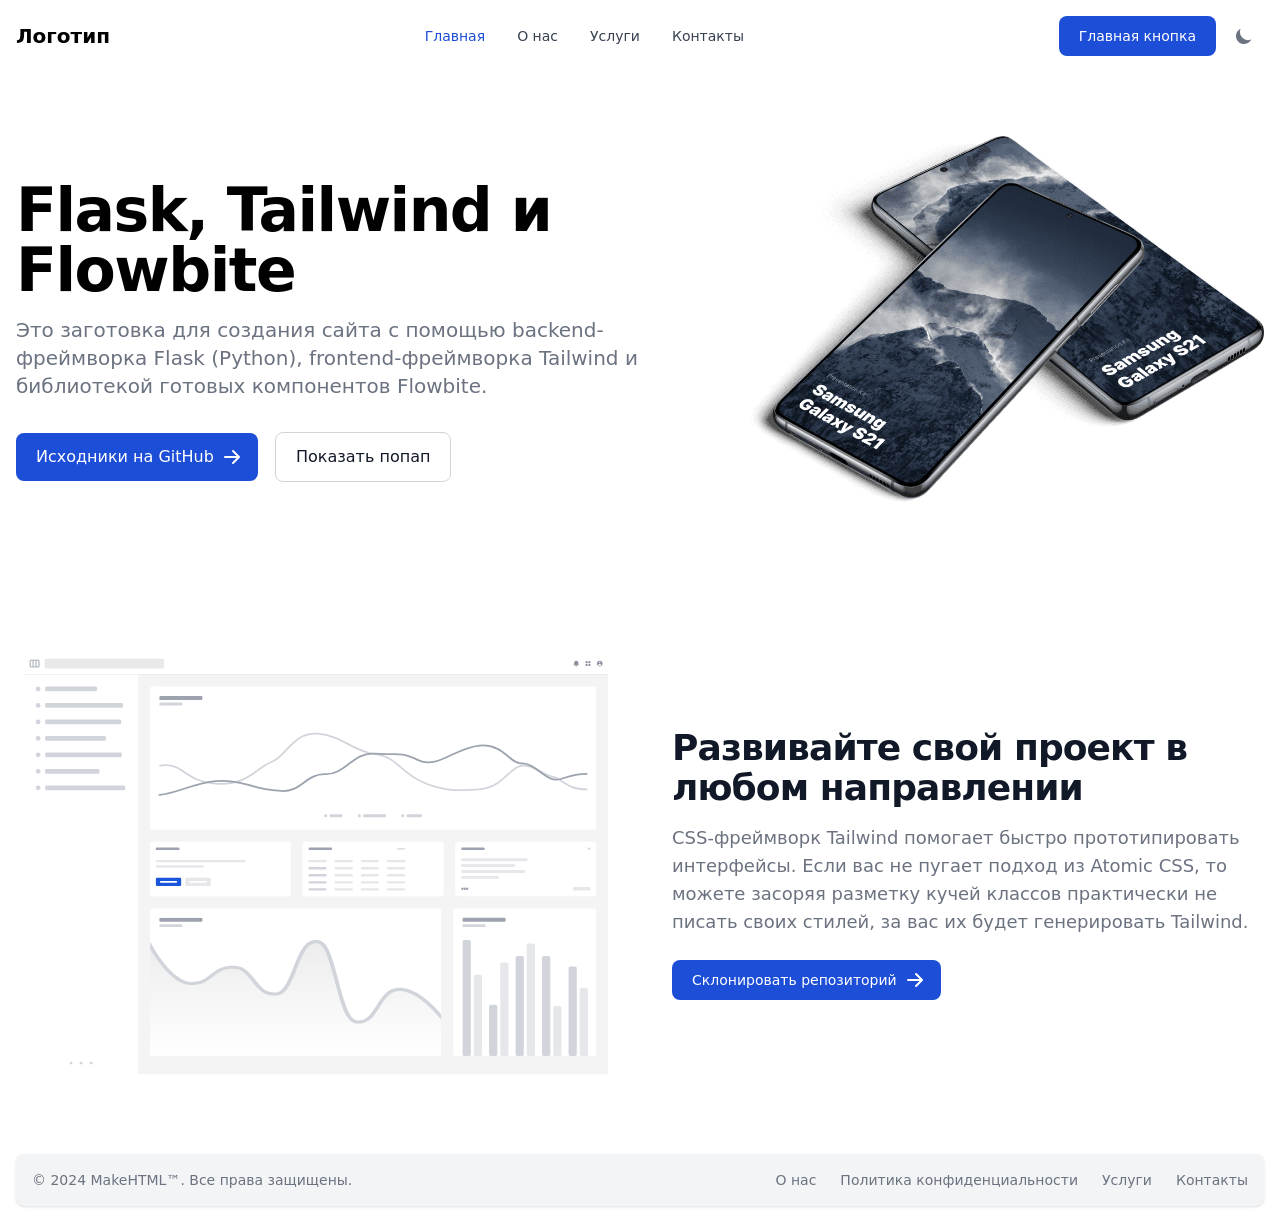
<file: index.html>
<!DOCTYPE html>
<html lang="ru">
<head>
  <meta charset="utf-8">
  <title>Flask, Tailwind и Flowbite</title>
  <meta name="viewport" content="width=device-width, initial-scale=1.0">
  <meta name="description" content="Заготовка для создания сайта с помощью Flask, Tailwind и Flowbite">
  <link rel="stylesheet" href="./static/css/styles.css">
  <script>
    if (localStorage.getItem('color-theme') === 'dark' || (!('color-theme' in localStorage) && window.matchMedia('(prefers-color-scheme: dark)').matches)) {
      document.documentElement.classList.add('dark');
    } else {
      document.documentElement.classList.remove('dark');
    }
  </script>
</head>
<body class="p-5 bg-white dark:bg-gray-900 antialiased !p-0">
  <nav class="bg-white border-gray-200 px-2 sm:px-4 py-2.5 rounded dark:bg-gray-900">
    <div class="container flex flex-wrap items-center justify-between mx-auto">
      <a href="/index" class="flex items-center">
        <span class="self-center text-xl font-semibold whitespace-nowrap dark:text-white">Логотип</span>
      </a>
      <div class="flex md:order-2">
        <button class="text-white bg-primary-700 hover:bg-primary-800 focus:ring-4 focus:outline-none focus:ring-primary-300 font-medium rounded-lg text-sm px-5 py-2.5 text-center mr-3 md:mr-0 dark:bg-primary-600 dark:hover:bg-primary-700 dark:focus:ring-primary-800">Главная кнопка</button>
        <button id="theme-toggle" type="button" class="text-gray-500 dark:text-gray-400 hover:bg-gray-100 dark:hover:bg-gray-700 focus:outline-none focus:ring-4 focus:ring-gray-200 dark:focus:ring-gray-700 rounded-lg text-sm p-2.5 ml-2">
          <svg class="hidden w-5 h-5" id="theme-toggle-dark-icon" fill="currentColor" viewBox="0 0 20 20" xmlns="http://www.w3.org/2000/svg"><path d="M17.293 13.293A8 8 0 016.707 2.707a8.001 8.001 0 1010.586 10.586z"></path></svg>
          <svg class="hidden w-5 h-5" id="theme-toggle-light-icon" fill="currentColor" viewBox="0 0 20 20" xmlns="http://www.w3.org/2000/svg"><path d="M10 2a1 1 0 011 1v1a1 1 0 11-2 0V3a1 1 0 011-1zm4 8a4 4 0 11-8 0 4 4 0 018 0zm-.464 4.95l.707.707a1 1 0 001.414-1.414l-.707-.707a1 1 0 00-1.414 1.414zm2.12-10.607a1 1 0 010 1.414l-.706.707a1 1 0 11-1.414-1.414l.707-.707a1 1 0 011.414 0zM17 11a1 1 0 100-2h-1a1 1 0 100 2h1zm-7 4a1 1 0 011 1v1a1 1 0 11-2 0v-1a1 1 0 011-1zM5.05 6.464A1 1 0 106.465 5.05l-.708-.707a1 1 0 00-1.414 1.414l.707.707zm1.414 8.486l-.707.707a1 1 0 01-1.414-1.414l.707-.707a1 1 0 011.414 1.414zM4 11a1 1 0 100-2H3a1 1 0 000 2h1z" fill-rule="evenodd" clip-rule="evenodd"></path></svg>
        </button>
        <script>
          if (localStorage.getItem('color-theme') === 'dark' || (!('color-theme' in localStorage) && window.matchMedia('(prefers-color-scheme: dark)').matches)) {
            document.getElementById('theme-toggle-light-icon').classList.remove('hidden');
          } else {
            document.getElementById('theme-toggle-dark-icon').classList.remove('hidden');
          }
        </script>
        <button class="inline-flex items-center p-2 text-sm text-gray-500 rounded-lg md:hidden hover:bg-gray-100 focus:outline-none focus:ring-2 focus:ring-gray-200 dark:text-gray-400 dark:hover:bg-gray-700 dark:focus:ring-gray-600" aria-controls="navbar-cta" aria-expanded="false" data-collapse-toggle="navbar-cta">
          <span class="sr-only">Показать главное меню</span>
          <svg class="w-6 h-6" aria-hidden="true" fill="currentColor" viewBox="0 0 20 20" xmlns="http://www.w3.org/2000/svg">
            <path fill-rule="evenodd" d="M3 5a1 1 0 011-1h12a1 1 0 110 2H4a1 1 0 01-1-1zM3 10a1 1 0 011-1h12a1 1 0 110 2H4a1 1 0 01-1-1zM3 15a1 1 0 011-1h12a1 1 0 110 2H4a1 1 0 01-1-1z" clip-rule="evenodd"></path>
          </svg>
        </button>
      </div>
      <div class="items-center justify-between hidden w-full md:flex md:w-auto md:order-1" id="navbar-cta">
        <ul class="flex flex-col p-4 mt-4 border border-gray-100 rounded-lg bg-gray-50 md:flex-row md:space-x-8 md:mt-0 md:text-sm md:font-medium md:border-0 md:bg-white dark:bg-gray-800 md:dark:bg-gray-900 dark:border-gray-700">
          <li><a class="block py-2 pl-3 pr-4 text-white bg-primary-700 rounded md:bg-transparent md:text-primary-700 md:p-0 dark:text-white" href="/index" aria-current="page">Главная</a></li>
          <li><a class="block py-2 pl-3 pr-4 text-gray-700 rounded hover:bg-gray-100 md:hover:bg-transparent md:hover:text-primary-700 md:p-0 md:dark:hover:text-white dark:text-gray-400 dark:hover:bg-gray-700 dark:hover:text-white md:dark:hover:bg-transparent dark:border-gray-700" href="#">О нас</a></li>
          <li><a class="block py-2 pl-3 pr-4 text-gray-700 rounded hover:bg-gray-100 md:hover:bg-transparent md:hover:text-primary-700 md:p-0 md:dark:hover:text-white dark:text-gray-400 dark:hover:bg-gray-700 dark:hover:text-white md:dark:hover:bg-transparent dark:border-gray-700" href="#">Услуги</a></li>
          <li><a class="block py-2 pl-3 pr-4 text-gray-700 rounded hover:bg-gray-100 md:hover:bg-transparent md:hover:text-primary-700 md:p-0 md:dark:hover:text-white dark:text-gray-400 dark:hover:bg-gray-700 dark:hover:text-white md:dark:hover:bg-transparent dark:border-gray-700" href="#">Контакты</a></li>
        </ul>
      </div>
    </div>
  </nav>

  <section class="bg-white dark:bg-gray-900">
    <div class="grid max-w-screen-xl px-4 py-8 mx-auto lg:gap-8 xl:gap-0 lg:py-16 lg:grid-cols-12">
      <div class="mr-auto place-self-center lg:col-span-7">
        <h1 class="max-w-2xl mb-4 text-4xl font-extrabold leading-none tracking-tight md:text-5xl xl:text-6xl dark:text-white">Flask, Tailwind и Flowbite</h1>
        <p class="max-w-2xl mb-6 text-gray-500 lg:mb-8 md:text-lg lg:text-xl dark:text-gray-400">Это заготовка для создания сайта с помощью backend-фреймворка Flask (Python), frontend-фреймворка Tailwind и библиотекой готовых компонентов Flowbite.</p>
        <a class="inline-flex items-center justify-center px-5 py-3 mr-3 text-base font-medium text-center text-white bg-primary-700 rounded-lg hover:bg-primary-800 focus:ring-4 focus:ring-primary-300 dark:focus:ring-primary-900" href="https://github.com/makehtml/ftf-boilerplate/">
          Исходники на GitHub
          <svg class="w-5 h-5 ml-2 -mr-1" fill="currentColor" viewBox="0 0 20 20" xmlns="http://www.w3.org/2000/svg"><path fill-rule="evenodd" d="M10.293 3.293a1 1 0 011.414 0l6 6a1 1 0 010 1.414l-6 6a1 1 0 01-1.414-1.414L14.586 11H3a1 1 0 110-2h11.586l-4.293-4.293a1 1 0 010-1.414z" clip-rule="evenodd"></path></svg>
        </a>
        <button class="inline-flex items-center justify-center px-5 py-3 text-base font-medium text-center text-gray-900 border border-gray-300 rounded-lg hover:bg-gray-100 focus:ring-4 focus:ring-gray-100 dark:text-white dark:border-gray-700 dark:hover:bg-gray-700 dark:focus:ring-gray-800" data-modal-target="info-popup" data-modal-toggle="info-popup">
          Показать попап
        </button>
      </div>
      <div class="hidden lg:mt-0 lg:col-span-5 lg:flex">
        <img src="./static/img/phone-mockup.png" alt="mockup">
      </div>
    </div>
  </section>

  <section class="bg-white dark:bg-gray-900">
    <div class="gap-8 items-center py-8 px-4 mx-auto max-w-screen-xl xl:gap-16 md:grid md:grid-cols-2 sm:py-16 lg:px-6">
      <img class="w-full dark:hidden" src="./static/img/cta-dashboard-mockup.svg" alt="dashboard">
      <img class="w-full hidden dark:block" src="./static/img/cta-dashboard-mockup-dark.svg" alt="dashboard">
      <div class="mt-4 md:mt-0">
        <h2 class="mb-4 text-4xl tracking-tight font-extrabold text-gray-900 dark:text-white">Развивайте свой проект в любом направлении</h2>
        <p class="mb-6 font-light text-gray-500 md:text-lg dark:text-gray-400">CSS-фреймворк Tailwind помогает быстро прототипировать интерфейсы. Если вас не пугает подход из Atomic CSS, то можете засоряя разметку кучей классов практически не писать своих стилей, за вас их будет генерировать Tailwind.</p>
        <a href="#" class="inline-flex items-center text-white bg-primary-700 hover:bg-primary-800 focus:ring-4 focus:ring-primary-300 font-medium rounded-lg text-sm px-5 py-2.5 text-center dark:focus:ring-primary-900">
          Склонировать репозиторий
          <svg class="ml-2 -mr-1 w-5 h-5" fill="currentColor" viewBox="0 0 20 20" xmlns="http://www.w3.org/2000/svg"><path fill-rule="evenodd" d="M10.293 3.293a1 1 0 011.414 0l6 6a1 1 0 010 1.414l-6 6a1 1 0 01-1.414-1.414L14.586 11H3a1 1 0 110-2h11.586l-4.293-4.293a1 1 0 010-1.414z" clip-rule="evenodd"></path></svg>
        </a>
      </div>
    </div>
  </section>

  <footer class="bg-gray-100 rounded-lg shadow m-4 dark:bg-gray-800">
    <div class="w-full mx-auto max-w-screen-xl p-4 md:flex md:items-center md:justify-between">
      <span class="text-sm text-gray-500 sm:text-center dark:text-gray-400">© 2024 <a href="https://github.com/makehtml/ftf-boilerplate/" class="hover:underline">MakeHTML™</a>. Все права защищены.</span>
      <ul class="flex flex-wrap items-center mt-3 text-sm font-medium text-gray-500 dark:text-gray-400 sm:mt-0">
        <li><a href="#" class="hover:underline me-4 md:me-6">О нас</a></li>
        <li><a href="#" class="hover:underline me-4 md:me-6">Политика конфиденциальности</a></li>
        <li><a href="#" class="hover:underline me-4 md:me-6">Услуги</a></li>
        <li><a href="#" class="hover:underline">Контакты</a></li>
      </ul>
    </div>
  </footer>

  <div id="info-popup" tabindex="-1" class="hidden overflow-y-auto overflow-x-hidden fixed top-0 right-0 left-0 z-50 w-full md:inset-0 h-modal md:h-full">
    <div class="relative p-4 w-full max-w-lg h-full md:h-auto">
      <div class="relative p-4 bg-white rounded-lg shadow dark:bg-gray-800 md:p-8">
        <div class="mb-4 text-sm font-light text-gray-500 dark:text-gray-400">
          <h3 class="mb-3 text-2xl font-bold text-gray-900 dark:text-white">Пример модального окна</h3>
          <p>
            Можете установить себе шаблон из репозитория, настроить под себя и продолжить развивать проект.
          </p>
        </div>
        <div class="justify-between items-center pt-0 space-y-4 sm:flex sm:space-y-0">
          <a class="font-medium text-primary-600 dark:text-primary-500 hover:underline" href="https://github.com/makehtml/ftf-boilerplate/">Скачать с GitHub</a>
          <div class="items-center space-y-4 sm:space-x-4 sm:flex sm:space-y-0">
            <button class="py-2 px-4 w-full text-sm font-medium text-gray-500 bg-white rounded-lg border border-gray-200 sm:w-auto hover:bg-gray-100 focus:ring-4 focus:outline-none focus:ring-primary-300 hover:text-gray-900 focus:z-10 dark:bg-gray-700 dark:text-gray-300 dark:border-gray-500 dark:hover:text-white dark:hover:bg-gray-600 dark:focus:ring-gray-600" data-modal-target="info-popup" data-modal-toggle="info-popup">Отмена</button>
            <button class="py-2 px-4 w-full text-sm font-medium text-center text-white rounded-lg bg-primary-700 sm:w-auto hover:bg-primary-800 focus:ring-4 focus:outline-none focus:ring-primary-300 dark:bg-primary-600 dark:hover:bg-primary-700 dark:focus:ring-primary-800" data-modal-target="info-popup" data-modal-toggle="info-popup">Подтвердить</button>
          </div>
        </div>
      </div>
    </div>
  </div>

  <script src="./static/js/flowbite.min.js"></script>
  <script src="./static/js/scripts.js"></script>
</body>
</html>
</file>
<file: static/css/styles.css>
/*
! tailwindcss v3.4.3 | MIT License | https://tailwindcss.com
*/

/*
1. Prevent padding and border from affecting element width. (https://github.com/mozdevs/cssremedy/issues/4)
2. Allow adding a border to an element by just adding a border-width. (https://github.com/tailwindcss/tailwindcss/pull/116)
*/

*,
::before,
::after {
  box-sizing: border-box;
  /* 1 */
  border-width: 0;
  /* 2 */
  border-style: solid;
  /* 2 */
  border-color: #E5E7EB;
  /* 2 */
}

::before,
::after {
  --tw-content: '';
}

/*
1. Use a consistent sensible line-height in all browsers.
2. Prevent adjustments of font size after orientation changes in iOS.
3. Use a more readable tab size.
4. Use the user's configured `sans` font-family by default.
5. Use the user's configured `sans` font-feature-settings by default.
6. Use the user's configured `sans` font-variation-settings by default.
7. Disable tap highlights on iOS
*/

html,
:host {
  line-height: 1.5;
  /* 1 */
  -webkit-text-size-adjust: 100%;
  /* 2 */
  -moz-tab-size: 4;
  /* 3 */
  -o-tab-size: 4;
     tab-size: 4;
  /* 3 */
  font-family: ui-sans-serif, system-ui, sans-serif, "Apple Color Emoji", "Segoe UI Emoji", "Segoe UI Symbol", "Noto Color Emoji";
  /* 4 */
  font-feature-settings: normal;
  /* 5 */
  font-variation-settings: normal;
  /* 6 */
  -webkit-tap-highlight-color: transparent;
  /* 7 */
}

/*
1. Remove the margin in all browsers.
2. Inherit line-height from `html` so users can set them as a class directly on the `html` element.
*/

body {
  margin: 0;
  /* 1 */
  line-height: inherit;
  /* 2 */
}

/*
1. Add the correct height in Firefox.
2. Correct the inheritance of border color in Firefox. (https://bugzilla.mozilla.org/show_bug.cgi?id=190655)
3. Ensure horizontal rules are visible by default.
*/

hr {
  height: 0;
  /* 1 */
  color: inherit;
  /* 2 */
  border-top-width: 1px;
  /* 3 */
}

/*
Add the correct text decoration in Chrome, Edge, and Safari.
*/

abbr:where([title]) {
  -webkit-text-decoration: underline dotted;
          text-decoration: underline dotted;
}

/*
Remove the default font size and weight for headings.
*/

h1,
h2,
h3,
h4,
h5,
h6 {
  font-size: inherit;
  font-weight: inherit;
}

/*
Reset links to optimize for opt-in styling instead of opt-out.
*/

a {
  color: inherit;
  text-decoration: inherit;
}

/*
Add the correct font weight in Edge and Safari.
*/

b,
strong {
  font-weight: bolder;
}

/*
1. Use the user's configured `mono` font-family by default.
2. Use the user's configured `mono` font-feature-settings by default.
3. Use the user's configured `mono` font-variation-settings by default.
4. Correct the odd `em` font sizing in all browsers.
*/

code,
kbd,
samp,
pre {
  font-family: ui-monospace, SFMono-Regular, Menlo, Monaco, Consolas, "Liberation Mono", "Courier New", monospace;
  /* 1 */
  font-feature-settings: normal;
  /* 2 */
  font-variation-settings: normal;
  /* 3 */
  font-size: 1em;
  /* 4 */
}

/*
Add the correct font size in all browsers.
*/

small {
  font-size: 80%;
}

/*
Prevent `sub` and `sup` elements from affecting the line height in all browsers.
*/

sub,
sup {
  font-size: 75%;
  line-height: 0;
  position: relative;
  vertical-align: baseline;
}

sub {
  bottom: -0.25em;
}

sup {
  top: -0.5em;
}

/*
1. Remove text indentation from table contents in Chrome and Safari. (https://bugs.chromium.org/p/chromium/issues/detail?id=999088, https://bugs.webkit.org/show_bug.cgi?id=201297)
2. Correct table border color inheritance in all Chrome and Safari. (https://bugs.chromium.org/p/chromium/issues/detail?id=935729, https://bugs.webkit.org/show_bug.cgi?id=195016)
3. Remove gaps between table borders by default.
*/

table {
  text-indent: 0;
  /* 1 */
  border-color: inherit;
  /* 2 */
  border-collapse: collapse;
  /* 3 */
}

/*
1. Change the font styles in all browsers.
2. Remove the margin in Firefox and Safari.
3. Remove default padding in all browsers.
*/

button,
input,
optgroup,
select,
textarea {
  font-family: inherit;
  /* 1 */
  font-feature-settings: inherit;
  /* 1 */
  font-variation-settings: inherit;
  /* 1 */
  font-size: 100%;
  /* 1 */
  font-weight: inherit;
  /* 1 */
  line-height: inherit;
  /* 1 */
  letter-spacing: inherit;
  /* 1 */
  color: inherit;
  /* 1 */
  margin: 0;
  /* 2 */
  padding: 0;
  /* 3 */
}

/*
Remove the inheritance of text transform in Edge and Firefox.
*/

button,
select {
  text-transform: none;
}

/*
1. Correct the inability to style clickable types in iOS and Safari.
2. Remove default button styles.
*/

button,
input:where([type='button']),
input:where([type='reset']),
input:where([type='submit']) {
  -webkit-appearance: button;
  /* 1 */
  background-color: transparent;
  /* 2 */
  background-image: none;
  /* 2 */
}

/*
Use the modern Firefox focus style for all focusable elements.
*/

:-moz-focusring {
  outline: auto;
}

/*
Remove the additional `:invalid` styles in Firefox. (https://github.com/mozilla/gecko-dev/blob/2f9eacd9d3d995c937b4251a5557d95d494c9be1/layout/style/res/forms.css#L728-L737)
*/

:-moz-ui-invalid {
  box-shadow: none;
}

/*
Add the correct vertical alignment in Chrome and Firefox.
*/

progress {
  vertical-align: baseline;
}

/*
Correct the cursor style of increment and decrement buttons in Safari.
*/

::-webkit-inner-spin-button,
::-webkit-outer-spin-button {
  height: auto;
}

/*
1. Correct the odd appearance in Chrome and Safari.
2. Correct the outline style in Safari.
*/

[type='search'] {
  -webkit-appearance: textfield;
  /* 1 */
  outline-offset: -2px;
  /* 2 */
}

/*
Remove the inner padding in Chrome and Safari on macOS.
*/

::-webkit-search-decoration {
  -webkit-appearance: none;
}

/*
1. Correct the inability to style clickable types in iOS and Safari.
2. Change font properties to `inherit` in Safari.
*/

::-webkit-file-upload-button {
  -webkit-appearance: button;
  /* 1 */
  font: inherit;
  /* 2 */
}

/*
Add the correct display in Chrome and Safari.
*/

summary {
  display: list-item;
}

/*
Removes the default spacing and border for appropriate elements.
*/

blockquote,
dl,
dd,
h1,
h2,
h3,
h4,
h5,
h6,
hr,
figure,
p,
pre {
  margin: 0;
}

fieldset {
  margin: 0;
  padding: 0;
}

legend {
  padding: 0;
}

ol,
ul,
menu {
  list-style: none;
  margin: 0;
  padding: 0;
}

/*
Reset default styling for dialogs.
*/

dialog {
  padding: 0;
}

/*
Prevent resizing textareas horizontally by default.
*/

textarea {
  resize: vertical;
}

/*
1. Reset the default placeholder opacity in Firefox. (https://github.com/tailwindlabs/tailwindcss/issues/3300)
2. Set the default placeholder color to the user's configured gray 400 color.
*/

input::-moz-placeholder, textarea::-moz-placeholder {
  opacity: 1;
  /* 1 */
  color: #9CA3AF;
  /* 2 */
}

input::placeholder,
textarea::placeholder {
  opacity: 1;
  /* 1 */
  color: #9CA3AF;
  /* 2 */
}

/*
Set the default cursor for buttons.
*/

button,
[role="button"] {
  cursor: pointer;
}

/*
Make sure disabled buttons don't get the pointer cursor.
*/

:disabled {
  cursor: default;
}

/*
1. Make replaced elements `display: block` by default. (https://github.com/mozdevs/cssremedy/issues/14)
2. Add `vertical-align: middle` to align replaced elements more sensibly by default. (https://github.com/jensimmons/cssremedy/issues/14#issuecomment-634934210)
   This can trigger a poorly considered lint error in some tools but is included by design.
*/

img,
svg,
video,
canvas,
audio,
iframe,
embed,
object {
  display: block;
  /* 1 */
  vertical-align: middle;
  /* 2 */
}

/*
Constrain images and videos to the parent width and preserve their intrinsic aspect ratio. (https://github.com/mozdevs/cssremedy/issues/14)
*/

img,
video {
  max-width: 100%;
  height: auto;
}

/* Make elements with the HTML hidden attribute stay hidden by default */

[hidden] {
  display: none;
}

.tooltip-arrow,.tooltip-arrow:before {
  position: absolute;
  width: 8px;
  height: 8px;
  background: inherit;
}

.tooltip-arrow {
  visibility: hidden;
}

.tooltip-arrow:before {
  content: "";
  visibility: visible;
  transform: rotate(45deg);
}

[data-tooltip-style^='light'] + .tooltip > .tooltip-arrow:before {
  border-style: solid;
  border-color: #e5e7eb;
}

[data-tooltip-style^='light'] + .tooltip[data-popper-placement^='top'] > .tooltip-arrow:before {
  border-bottom-width: 1px;
  border-right-width: 1px;
}

[data-tooltip-style^='light'] + .tooltip[data-popper-placement^='right'] > .tooltip-arrow:before {
  border-bottom-width: 1px;
  border-left-width: 1px;
}

[data-tooltip-style^='light'] + .tooltip[data-popper-placement^='bottom'] > .tooltip-arrow:before {
  border-top-width: 1px;
  border-left-width: 1px;
}

[data-tooltip-style^='light'] + .tooltip[data-popper-placement^='left'] > .tooltip-arrow:before {
  border-top-width: 1px;
  border-right-width: 1px;
}

.tooltip[data-popper-placement^='top'] > .tooltip-arrow {
  bottom: -4px;
}

.tooltip[data-popper-placement^='bottom'] > .tooltip-arrow {
  top: -4px;
}

.tooltip[data-popper-placement^='left'] > .tooltip-arrow {
  right: -4px;
}

.tooltip[data-popper-placement^='right'] > .tooltip-arrow {
  left: -4px;
}

.tooltip.invisible > .tooltip-arrow:before {
  visibility: hidden;
}

[data-popper-arrow],[data-popper-arrow]:before {
  position: absolute;
  width: 8px;
  height: 8px;
  background: inherit;
}

[data-popper-arrow] {
  visibility: hidden;
}

[data-popper-arrow]:before {
  content: "";
  visibility: visible;
  transform: rotate(45deg);
}

[data-popper-arrow]:after {
  content: "";
  visibility: visible;
  transform: rotate(45deg);
  position: absolute;
  width: 9px;
  height: 9px;
  background: inherit;
}

[role="tooltip"] > [data-popper-arrow]:before {
  border-style: solid;
  border-color: #e5e7eb;
}

.dark [role="tooltip"] > [data-popper-arrow]:before {
  border-style: solid;
  border-color: #4b5563;
}

[role="tooltip"] > [data-popper-arrow]:after {
  border-style: solid;
  border-color: #e5e7eb;
}

.dark [role="tooltip"] > [data-popper-arrow]:after {
  border-style: solid;
  border-color: #4b5563;
}

[data-popover][role="tooltip"][data-popper-placement^='top'] > [data-popper-arrow]:before {
  border-bottom-width: 1px;
  border-right-width: 1px;
}

[data-popover][role="tooltip"][data-popper-placement^='top'] > [data-popper-arrow]:after {
  border-bottom-width: 1px;
  border-right-width: 1px;
}

[data-popover][role="tooltip"][data-popper-placement^='right'] > [data-popper-arrow]:before {
  border-bottom-width: 1px;
  border-left-width: 1px;
}

[data-popover][role="tooltip"][data-popper-placement^='right'] > [data-popper-arrow]:after {
  border-bottom-width: 1px;
  border-left-width: 1px;
}

[data-popover][role="tooltip"][data-popper-placement^='bottom'] > [data-popper-arrow]:before {
  border-top-width: 1px;
  border-left-width: 1px;
}

[data-popover][role="tooltip"][data-popper-placement^='bottom'] > [data-popper-arrow]:after {
  border-top-width: 1px;
  border-left-width: 1px;
}

[data-popover][role="tooltip"][data-popper-placement^='left'] > [data-popper-arrow]:before {
  border-top-width: 1px;
  border-right-width: 1px;
}

[data-popover][role="tooltip"][data-popper-placement^='left'] > [data-popper-arrow]:after {
  border-top-width: 1px;
  border-right-width: 1px;
}

[data-popover][role="tooltip"][data-popper-placement^='top'] > [data-popper-arrow] {
  bottom: -5px;
}

[data-popover][role="tooltip"][data-popper-placement^='bottom'] > [data-popper-arrow] {
  top: -5px;
}

[data-popover][role="tooltip"][data-popper-placement^='left'] > [data-popper-arrow] {
  right: -5px;
}

[data-popover][role="tooltip"][data-popper-placement^='right'] > [data-popper-arrow] {
  left: -5px;
}

[role="tooltip"].invisible > [data-popper-arrow]:before {
  visibility: hidden;
}

[role="tooltip"].invisible > [data-popper-arrow]:after {
  visibility: hidden;
}

[type='text'],[type='email'],[type='url'],[type='password'],[type='number'],[type='date'],[type='datetime-local'],[type='month'],[type='search'],[type='tel'],[type='time'],[type='week'],[multiple],textarea,select {
  -webkit-appearance: none;
     -moz-appearance: none;
          appearance: none;
  background-color: #fff;
  border-color: #6B7280;
  border-width: 1px;
  border-radius: 0px;
  padding-top: 0.5rem;
  padding-right: 0.75rem;
  padding-bottom: 0.5rem;
  padding-left: 0.75rem;
  font-size: 1rem;
  line-height: 1.5rem;
  --tw-shadow: 0 0 #0000;
}

[type='text']:focus, [type='email']:focus, [type='url']:focus, [type='password']:focus, [type='number']:focus, [type='date']:focus, [type='datetime-local']:focus, [type='month']:focus, [type='search']:focus, [type='tel']:focus, [type='time']:focus, [type='week']:focus, [multiple]:focus, textarea:focus, select:focus {
  outline: 2px solid transparent;
  outline-offset: 2px;
  --tw-ring-inset: var(--tw-empty,/*!*/ /*!*/);
  --tw-ring-offset-width: 0px;
  --tw-ring-offset-color: #fff;
  --tw-ring-color: #1C64F2;
  --tw-ring-offset-shadow: var(--tw-ring-inset) 0 0 0 var(--tw-ring-offset-width) var(--tw-ring-offset-color);
  --tw-ring-shadow: var(--tw-ring-inset) 0 0 0 calc(1px + var(--tw-ring-offset-width)) var(--tw-ring-color);
  box-shadow: var(--tw-ring-offset-shadow), var(--tw-ring-shadow), var(--tw-shadow);
  border-color: #1C64F2;
}

input::-moz-placeholder, textarea::-moz-placeholder {
  color: #6B7280;
  opacity: 1;
}

input::placeholder,textarea::placeholder {
  color: #6B7280;
  opacity: 1;
}

::-webkit-datetime-edit-fields-wrapper {
  padding: 0;
}

::-webkit-date-and-time-value {
  min-height: 1.5em;
}

select:not([size]) {
  background-image: url("data:image/svg+xml,%3csvg aria-hidden='true' xmlns='http://www.w3.org/2000/svg' fill='none' viewBox='0 0 10 6'%3e %3cpath stroke='%236B7280' stroke-linecap='round' stroke-linejoin='round' stroke-width='2' d='m1 1 4 4 4-4'/%3e %3c/svg%3e");
  background-position: right 0.75rem center;
  background-repeat: no-repeat;
  background-size: 0.75em 0.75em;
  padding-right: 2.5rem;
  -webkit-print-color-adjust: exact;
          print-color-adjust: exact;
}

:is([dir=rtl]) select:not([size]) {
  background-position: left 0.75rem center;
  padding-right: 0.75rem;
  padding-left: 0;
}

[multiple] {
  background-image: initial;
  background-position: initial;
  background-repeat: unset;
  background-size: initial;
  padding-right: 0.75rem;
  -webkit-print-color-adjust: unset;
          print-color-adjust: unset;
}

[type='checkbox'],[type='radio'] {
  -webkit-appearance: none;
     -moz-appearance: none;
          appearance: none;
  padding: 0;
  -webkit-print-color-adjust: exact;
          print-color-adjust: exact;
  display: inline-block;
  vertical-align: middle;
  background-origin: border-box;
  -webkit-user-select: none;
     -moz-user-select: none;
          user-select: none;
  flex-shrink: 0;
  height: 1rem;
  width: 1rem;
  color: #1C64F2;
  background-color: #fff;
  border-color: #6B7280;
  border-width: 1px;
  --tw-shadow: 0 0 #0000;
}

[type='checkbox'] {
  border-radius: 0px;
}

[type='radio'] {
  border-radius: 100%;
}

[type='checkbox']:focus,[type='radio']:focus {
  outline: 2px solid transparent;
  outline-offset: 2px;
  --tw-ring-inset: var(--tw-empty,/*!*/ /*!*/);
  --tw-ring-offset-width: 2px;
  --tw-ring-offset-color: #fff;
  --tw-ring-color: #1C64F2;
  --tw-ring-offset-shadow: var(--tw-ring-inset) 0 0 0 var(--tw-ring-offset-width) var(--tw-ring-offset-color);
  --tw-ring-shadow: var(--tw-ring-inset) 0 0 0 calc(2px + var(--tw-ring-offset-width)) var(--tw-ring-color);
  box-shadow: var(--tw-ring-offset-shadow), var(--tw-ring-shadow), var(--tw-shadow);
}

[type='checkbox']:checked,[type='radio']:checked,.dark [type='checkbox']:checked,.dark [type='radio']:checked {
  border-color: transparent;
  background-color: currentColor;
  background-size: 0.55em 0.55em;
  background-position: center;
  background-repeat: no-repeat;
}

[type='checkbox']:checked {
  background-image: url("data:image/svg+xml,%3csvg aria-hidden='true' xmlns='http://www.w3.org/2000/svg' fill='none' viewBox='0 0 16 12'%3e %3cpath stroke='white' stroke-linecap='round' stroke-linejoin='round' stroke-width='3' d='M1 5.917 5.724 10.5 15 1.5'/%3e %3c/svg%3e");
  background-repeat: no-repeat;
  background-size: 0.55em 0.55em;
  -webkit-print-color-adjust: exact;
          print-color-adjust: exact;
}

[type='radio']:checked {
  background-image: url("data:image/svg+xml,%3csvg viewBox='0 0 16 16' fill='white' xmlns='http://www.w3.org/2000/svg'%3e%3ccircle cx='8' cy='8' r='3'/%3e%3c/svg%3e");
  background-size: 1em 1em;
}

.dark [type='radio']:checked {
  background-image: url("data:image/svg+xml,%3csvg viewBox='0 0 16 16' fill='white' xmlns='http://www.w3.org/2000/svg'%3e%3ccircle cx='8' cy='8' r='3'/%3e%3c/svg%3e");
  background-size: 1em 1em;
}

[type='checkbox']:indeterminate {
  background-image: url("data:image/svg+xml,%3csvg aria-hidden='true' xmlns='http://www.w3.org/2000/svg' fill='none' viewBox='0 0 16 12'%3e %3cpath stroke='white' stroke-linecap='round' stroke-linejoin='round' stroke-width='3' d='M0.5 6h14'/%3e %3c/svg%3e");
  background-color: currentColor;
  border-color: transparent;
  background-position: center;
  background-repeat: no-repeat;
  background-size: 0.55em 0.55em;
  -webkit-print-color-adjust: exact;
          print-color-adjust: exact;
}

[type='checkbox']:indeterminate:hover,[type='checkbox']:indeterminate:focus {
  border-color: transparent;
  background-color: currentColor;
}

[type='file'] {
  background: unset;
  border-color: inherit;
  border-width: 0;
  border-radius: 0;
  padding: 0;
  font-size: unset;
  line-height: inherit;
}

[type='file']:focus {
  outline: 1px auto inherit;
}

input[type=file]::file-selector-button {
  color: white;
  background: #1F2937;
  border: 0;
  font-weight: 500;
  font-size: 0.875rem;
  cursor: pointer;
  padding-top: 0.625rem;
  padding-bottom: 0.625rem;
  padding-left: 2rem;
  padding-right: 1rem;
  margin-inline-start: -1rem;
  margin-inline-end: 1rem;
}

input[type=file]::file-selector-button:hover {
  background: #374151;
}

:is([dir=rtl]) input[type=file]::file-selector-button {
  padding-right: 2rem;
  padding-left: 1rem;
}

.dark input[type=file]::file-selector-button {
  color: white;
  background: #4B5563;
}

.dark input[type=file]::file-selector-button:hover {
  background: #6B7280;
}

input[type="range"]::-webkit-slider-thumb {
  height: 1.25rem;
  width: 1.25rem;
  background: #1C64F2;
  border-radius: 9999px;
  border: 0;
  appearance: none;
  -moz-appearance: none;
  -webkit-appearance: none;
  cursor: pointer;
}

input[type="range"]:disabled::-webkit-slider-thumb {
  background: #9CA3AF;
}

.dark input[type="range"]:disabled::-webkit-slider-thumb {
  background: #6B7280;
}

input[type="range"]:focus::-webkit-slider-thumb {
  outline: 2px solid transparent;
  outline-offset: 2px;
  --tw-ring-offset-shadow: var(--tw-ring-inset) 0 0 0 var(--tw-ring-offset-width) var(--tw-ring-offset-color);
  --tw-ring-shadow: var(--tw-ring-inset) 0 0 0 calc(4px + var(--tw-ring-offset-width)) var(--tw-ring-color);
  box-shadow: var(--tw-ring-offset-shadow), var(--tw-ring-shadow), var(--tw-shadow, 0 0 #0000);
  --tw-ring-opacity: 1px;
  --tw-ring-color: rgb(164 202 254 / var(--tw-ring-opacity));
}

input[type="range"]::-moz-range-thumb {
  height: 1.25rem;
  width: 1.25rem;
  background: #1C64F2;
  border-radius: 9999px;
  border: 0;
  appearance: none;
  -moz-appearance: none;
  -webkit-appearance: none;
  cursor: pointer;
}

input[type="range"]:disabled::-moz-range-thumb {
  background: #9CA3AF;
}

.dark input[type="range"]:disabled::-moz-range-thumb {
  background: #6B7280;
}

input[type="range"]::-moz-range-progress {
  background: #3F83F8;
}

input[type="range"]::-ms-fill-lower {
  background: #3F83F8;
}

.toggle-bg:after {
  content: "";
  position: absolute;
  top: 0.125rem;
  left: 0.125rem;
  background: white;
  border-color: #D1D5DB;
  border-width: 1px;
  border-radius: 9999px;
  height: 1.25rem;
  width: 1.25rem;
  transition-property: background-color,border-color,color,fill,stroke,opacity,box-shadow,transform,filter,backdrop-filter,-webkit-backdrop-filter;
  transition-duration: .15s;
  box-shadow: var(--tw-ring-inset) 0 0 0 calc(0px + var(--tw-ring-offset-width)) var(--tw-ring-color);
}

input:checked + .toggle-bg:after {
  transform: translateX(100%);;
  border-color: white;
}

input:checked + .toggle-bg {
  background: #1C64F2;
  border-color: #1C64F2;
}

*, ::before, ::after {
  --tw-border-spacing-x: 0;
  --tw-border-spacing-y: 0;
  --tw-translate-x: 0;
  --tw-translate-y: 0;
  --tw-rotate: 0;
  --tw-skew-x: 0;
  --tw-skew-y: 0;
  --tw-scale-x: 1;
  --tw-scale-y: 1;
  --tw-pan-x:  ;
  --tw-pan-y:  ;
  --tw-pinch-zoom:  ;
  --tw-scroll-snap-strictness: proximity;
  --tw-gradient-from-position:  ;
  --tw-gradient-via-position:  ;
  --tw-gradient-to-position:  ;
  --tw-ordinal:  ;
  --tw-slashed-zero:  ;
  --tw-numeric-figure:  ;
  --tw-numeric-spacing:  ;
  --tw-numeric-fraction:  ;
  --tw-ring-inset:  ;
  --tw-ring-offset-width: 0px;
  --tw-ring-offset-color: #fff;
  --tw-ring-color: rgb(63 131 248 / 0.5);
  --tw-ring-offset-shadow: 0 0 #0000;
  --tw-ring-shadow: 0 0 #0000;
  --tw-shadow: 0 0 #0000;
  --tw-shadow-colored: 0 0 #0000;
  --tw-blur:  ;
  --tw-brightness:  ;
  --tw-contrast:  ;
  --tw-grayscale:  ;
  --tw-hue-rotate:  ;
  --tw-invert:  ;
  --tw-saturate:  ;
  --tw-sepia:  ;
  --tw-drop-shadow:  ;
  --tw-backdrop-blur:  ;
  --tw-backdrop-brightness:  ;
  --tw-backdrop-contrast:  ;
  --tw-backdrop-grayscale:  ;
  --tw-backdrop-hue-rotate:  ;
  --tw-backdrop-invert:  ;
  --tw-backdrop-opacity:  ;
  --tw-backdrop-saturate:  ;
  --tw-backdrop-sepia:  ;
  --tw-contain-size:  ;
  --tw-contain-layout:  ;
  --tw-contain-paint:  ;
  --tw-contain-style:  ;
}

::backdrop {
  --tw-border-spacing-x: 0;
  --tw-border-spacing-y: 0;
  --tw-translate-x: 0;
  --tw-translate-y: 0;
  --tw-rotate: 0;
  --tw-skew-x: 0;
  --tw-skew-y: 0;
  --tw-scale-x: 1;
  --tw-scale-y: 1;
  --tw-pan-x:  ;
  --tw-pan-y:  ;
  --tw-pinch-zoom:  ;
  --tw-scroll-snap-strictness: proximity;
  --tw-gradient-from-position:  ;
  --tw-gradient-via-position:  ;
  --tw-gradient-to-position:  ;
  --tw-ordinal:  ;
  --tw-slashed-zero:  ;
  --tw-numeric-figure:  ;
  --tw-numeric-spacing:  ;
  --tw-numeric-fraction:  ;
  --tw-ring-inset:  ;
  --tw-ring-offset-width: 0px;
  --tw-ring-offset-color: #fff;
  --tw-ring-color: rgb(63 131 248 / 0.5);
  --tw-ring-offset-shadow: 0 0 #0000;
  --tw-ring-shadow: 0 0 #0000;
  --tw-shadow: 0 0 #0000;
  --tw-shadow-colored: 0 0 #0000;
  --tw-blur:  ;
  --tw-brightness:  ;
  --tw-contrast:  ;
  --tw-grayscale:  ;
  --tw-hue-rotate:  ;
  --tw-invert:  ;
  --tw-saturate:  ;
  --tw-sepia:  ;
  --tw-drop-shadow:  ;
  --tw-backdrop-blur:  ;
  --tw-backdrop-brightness:  ;
  --tw-backdrop-contrast:  ;
  --tw-backdrop-grayscale:  ;
  --tw-backdrop-hue-rotate:  ;
  --tw-backdrop-invert:  ;
  --tw-backdrop-opacity:  ;
  --tw-backdrop-saturate:  ;
  --tw-backdrop-sepia:  ;
  --tw-contain-size:  ;
  --tw-contain-layout:  ;
  --tw-contain-paint:  ;
  --tw-contain-style:  ;
}

.container {
  width: 100%;
}

@media (min-width: 640px) {
  .container {
    max-width: 640px;
  }
}

@media (min-width: 768px) {
  .container {
    max-width: 768px;
  }
}

@media (min-width: 1024px) {
  .container {
    max-width: 1024px;
  }
}

@media (min-width: 1280px) {
  .container {
    max-width: 1280px;
  }
}

@media (min-width: 1536px) {
  .container {
    max-width: 1536px;
  }
}

.sr-only {
  position: absolute;
  width: 1px;
  height: 1px;
  padding: 0;
  margin: -1px;
  overflow: hidden;
  clip: rect(0, 0, 0, 0);
  white-space: nowrap;
  border-width: 0;
}

.visible {
  visibility: visible;
}

.invisible {
  visibility: hidden;
}

.collapse {
  visibility: collapse;
}

.static {
  position: static;
}

.fixed {
  position: fixed;
}

.absolute {
  position: absolute;
}

.relative {
  position: relative;
}

.inset-0 {
  inset: 0px;
}

.bottom-0 {
  bottom: 0px;
}

.bottom-\[60px\] {
  bottom: 60px;
}

.left-0 {
  left: 0px;
}

.right-0 {
  right: 0px;
}

.top-0 {
  top: 0px;
}

.z-10 {
  z-index: 10;
}

.z-20 {
  z-index: 20;
}

.z-30 {
  z-index: 30;
}

.z-40 {
  z-index: 40;
}

.z-50 {
  z-index: 50;
}

.m-4 {
  margin: 1rem;
}

.mx-auto {
  margin-left: auto;
  margin-right: auto;
}

.-mr-1 {
  margin-right: -0.25rem;
}

.mb-1 {
  margin-bottom: 0.25rem;
}

.mb-2 {
  margin-bottom: 0.5rem;
}

.mb-3 {
  margin-bottom: 0.75rem;
}

.mb-4 {
  margin-bottom: 1rem;
}

.mb-6 {
  margin-bottom: 1.5rem;
}

.me-4 {
  margin-inline-end: 1rem;
}

.ml-2 {
  margin-left: 0.5rem;
}

.mr-3 {
  margin-right: 0.75rem;
}

.mr-auto {
  margin-right: auto;
}

.mt-2 {
  margin-top: 0.5rem;
}

.mt-3 {
  margin-top: 0.75rem;
}

.mt-4 {
  margin-top: 1rem;
}

.block {
  display: block;
}

.inline-block {
  display: inline-block;
}

.inline {
  display: inline;
}

.flex {
  display: flex;
}

.inline-flex {
  display: inline-flex;
}

.table {
  display: table;
}

.grid {
  display: grid;
}

.hidden {
  display: none;
}

.h-4 {
  height: 1rem;
}

.h-5 {
  height: 1.25rem;
}

.h-6 {
  height: 1.5rem;
}

.h-9 {
  height: 2.25rem;
}

.h-full {
  height: 100%;
}

.h-modal {
  height: calc(100% - 2rem);
}

.w-1\/2 {
  width: 50%;
}

.w-4 {
  width: 1rem;
}

.w-5 {
  width: 1.25rem;
}

.w-6 {
  width: 1.5rem;
}

.w-64 {
  width: 16rem;
}

.w-full {
  width: 100%;
}

.max-w-2xl {
  max-width: 42rem;
}

.max-w-lg {
  max-width: 32rem;
}

.max-w-screen-xl {
  max-width: 1280px;
}

.flex-1 {
  flex: 1 1 0%;
}

.flex-shrink {
  flex-shrink: 1;
}

.-translate-x-full {
  --tw-translate-x: -100%;
  transform: translate(var(--tw-translate-x), var(--tw-translate-y)) rotate(var(--tw-rotate)) skewX(var(--tw-skew-x)) skewY(var(--tw-skew-y)) scaleX(var(--tw-scale-x)) scaleY(var(--tw-scale-y));
}

.-translate-y-full {
  --tw-translate-y: -100%;
  transform: translate(var(--tw-translate-x), var(--tw-translate-y)) rotate(var(--tw-rotate)) skewX(var(--tw-skew-x)) skewY(var(--tw-skew-y)) scaleX(var(--tw-scale-x)) scaleY(var(--tw-scale-y));
}

.translate-x-0 {
  --tw-translate-x: 0px;
  transform: translate(var(--tw-translate-x), var(--tw-translate-y)) rotate(var(--tw-rotate)) skewX(var(--tw-skew-x)) skewY(var(--tw-skew-y)) scaleX(var(--tw-scale-x)) scaleY(var(--tw-scale-y));
}

.translate-x-full {
  --tw-translate-x: 100%;
  transform: translate(var(--tw-translate-x), var(--tw-translate-y)) rotate(var(--tw-rotate)) skewX(var(--tw-skew-x)) skewY(var(--tw-skew-y)) scaleX(var(--tw-scale-x)) scaleY(var(--tw-scale-y));
}

.translate-y-full {
  --tw-translate-y: 100%;
  transform: translate(var(--tw-translate-x), var(--tw-translate-y)) rotate(var(--tw-rotate)) skewX(var(--tw-skew-x)) skewY(var(--tw-skew-y)) scaleX(var(--tw-scale-x)) scaleY(var(--tw-scale-y));
}

.rotate-180 {
  --tw-rotate: 180deg;
  transform: translate(var(--tw-translate-x), var(--tw-translate-y)) rotate(var(--tw-rotate)) skewX(var(--tw-skew-x)) skewY(var(--tw-skew-y)) scaleX(var(--tw-scale-x)) scaleY(var(--tw-scale-y));
}

.transform {
  transform: translate(var(--tw-translate-x), var(--tw-translate-y)) rotate(var(--tw-rotate)) skewX(var(--tw-skew-x)) skewY(var(--tw-skew-y)) scaleX(var(--tw-scale-x)) scaleY(var(--tw-scale-y));
}

.transform-none {
  transform: none;
}

.cursor-default {
  cursor: default;
}

.cursor-not-allowed {
  cursor: not-allowed;
}

.cursor-pointer {
  cursor: pointer;
}

.resize {
  resize: both;
}

.grid-cols-4 {
  grid-template-columns: repeat(4, minmax(0, 1fr));
}

.grid-cols-7 {
  grid-template-columns: repeat(7, minmax(0, 1fr));
}

.flex-col {
  flex-direction: column;
}

.flex-wrap {
  flex-wrap: wrap;
}

.items-start {
  align-items: flex-start;
}

.items-end {
  align-items: flex-end;
}

.items-center {
  align-items: center;
}

.justify-start {
  justify-content: flex-start;
}

.justify-end {
  justify-content: flex-end;
}

.justify-center {
  justify-content: center;
}

.justify-between {
  justify-content: space-between;
}

.gap-8 {
  gap: 2rem;
}

.space-x-2 > :not([hidden]) ~ :not([hidden]) {
  --tw-space-x-reverse: 0;
  margin-right: calc(0.5rem * var(--tw-space-x-reverse));
  margin-left: calc(0.5rem * calc(1 - var(--tw-space-x-reverse)));
}

.space-y-4 > :not([hidden]) ~ :not([hidden]) {
  --tw-space-y-reverse: 0;
  margin-top: calc(1rem * calc(1 - var(--tw-space-y-reverse)));
  margin-bottom: calc(1rem * var(--tw-space-y-reverse));
}

.place-self-center {
  place-self: center;
}

.self-center {
  align-self: center;
}

.overflow-hidden {
  overflow: hidden;
}

.overflow-y-auto {
  overflow-y: auto;
}

.overflow-x-hidden {
  overflow-x: hidden;
}

.whitespace-nowrap {
  white-space: nowrap;
}

.rounded {
  border-radius: 0.25rem;
}

.rounded-lg {
  border-radius: 0.5rem;
}

.rounded-e-lg {
  border-start-end-radius: 0.5rem;
  border-end-end-radius: 0.5rem;
}

.rounded-l-lg {
  border-top-left-radius: 0.5rem;
  border-bottom-left-radius: 0.5rem;
}

.rounded-r-lg {
  border-top-right-radius: 0.5rem;
  border-bottom-right-radius: 0.5rem;
}

.rounded-s-lg {
  border-start-start-radius: 0.5rem;
  border-end-start-radius: 0.5rem;
}

.border {
  border-width: 1px;
}

.border-0 {
  border-width: 0px;
}

.\!border-primary-700 {
  --tw-border-opacity: 1 !important;
  border-color: rgb(29 78 216 / var(--tw-border-opacity)) !important;
}

.border-blue-600 {
  --tw-border-opacity: 1;
  border-color: rgb(28 100 242 / var(--tw-border-opacity));
}

.border-blue-700 {
  --tw-border-opacity: 1;
  border-color: rgb(26 86 219 / var(--tw-border-opacity));
}

.border-gray-100 {
  --tw-border-opacity: 1;
  border-color: rgb(243 244 246 / var(--tw-border-opacity));
}

.border-gray-200 {
  --tw-border-opacity: 1;
  border-color: rgb(229 231 235 / var(--tw-border-opacity));
}

.border-gray-300 {
  --tw-border-opacity: 1;
  border-color: rgb(209 213 219 / var(--tw-border-opacity));
}

.\!bg-primary-600 {
  --tw-bg-opacity: 1 !important;
  background-color: rgb(37 99 235 / var(--tw-bg-opacity)) !important;
}

.\!bg-primary-700 {
  --tw-bg-opacity: 1 !important;
  background-color: rgb(29 78 216 / var(--tw-bg-opacity)) !important;
}

.bg-blue-700 {
  --tw-bg-opacity: 1;
  background-color: rgb(26 86 219 / var(--tw-bg-opacity));
}

.bg-gray-100 {
  --tw-bg-opacity: 1;
  background-color: rgb(243 244 246 / var(--tw-bg-opacity));
}

.bg-gray-200 {
  --tw-bg-opacity: 1;
  background-color: rgb(229 231 235 / var(--tw-bg-opacity));
}

.bg-gray-50 {
  --tw-bg-opacity: 1;
  background-color: rgb(249 250 251 / var(--tw-bg-opacity));
}

.bg-gray-800 {
  --tw-bg-opacity: 1;
  background-color: rgb(31 41 55 / var(--tw-bg-opacity));
}

.bg-gray-900\/50 {
  background-color: rgb(17 24 39 / 0.5);
}

.bg-primary-700 {
  --tw-bg-opacity: 1;
  background-color: rgb(29 78 216 / var(--tw-bg-opacity));
}

.bg-white {
  --tw-bg-opacity: 1;
  background-color: rgb(255 255 255 / var(--tw-bg-opacity));
}

.bg-white\/50 {
  background-color: rgb(255 255 255 / 0.5);
}

.\!p-0 {
  padding: 0px !important;
}

.p-1 {
  padding: 0.25rem;
}

.p-2 {
  padding: 0.5rem;
}

.p-2\.5 {
  padding: 0.625rem;
}

.p-4 {
  padding: 1rem;
}

.p-5 {
  padding: 1.25rem;
}

.px-2 {
  padding-left: 0.5rem;
  padding-right: 0.5rem;
}

.px-4 {
  padding-left: 1rem;
  padding-right: 1rem;
}

.px-5 {
  padding-left: 1.25rem;
  padding-right: 1.25rem;
}

.py-2 {
  padding-top: 0.5rem;
  padding-bottom: 0.5rem;
}

.py-2\.5 {
  padding-top: 0.625rem;
  padding-bottom: 0.625rem;
}

.py-3 {
  padding-top: 0.75rem;
  padding-bottom: 0.75rem;
}

.py-8 {
  padding-top: 2rem;
  padding-bottom: 2rem;
}

.pl-3 {
  padding-left: 0.75rem;
}

.pr-4 {
  padding-right: 1rem;
}

.pt-0 {
  padding-top: 0px;
}

.pt-2 {
  padding-top: 0.5rem;
}

.text-center {
  text-align: center;
}

.text-2xl {
  font-size: 1.5rem;
  line-height: 2rem;
}

.text-4xl {
  font-size: 2.25rem;
  line-height: 2.5rem;
}

.text-base {
  font-size: 1rem;
  line-height: 1.5rem;
}

.text-lg {
  font-size: 1.125rem;
  line-height: 1.75rem;
}

.text-sm {
  font-size: 0.875rem;
  line-height: 1.25rem;
}

.text-xl {
  font-size: 1.25rem;
  line-height: 1.75rem;
}

.font-bold {
  font-weight: 700;
}

.font-extrabold {
  font-weight: 800;
}

.font-light {
  font-weight: 300;
}

.font-medium {
  font-weight: 500;
}

.font-semibold {
  font-weight: 600;
}

.leading-6 {
  line-height: 1.5rem;
}

.leading-9 {
  line-height: 2.25rem;
}

.leading-none {
  line-height: 1;
}

.tracking-tight {
  letter-spacing: -0.025em;
}

.text-blue-600 {
  --tw-text-opacity: 1;
  color: rgb(28 100 242 / var(--tw-text-opacity));
}

.text-gray-500 {
  --tw-text-opacity: 1;
  color: rgb(107 114 128 / var(--tw-text-opacity));
}

.text-gray-700 {
  --tw-text-opacity: 1;
  color: rgb(55 65 81 / var(--tw-text-opacity));
}

.text-gray-800 {
  --tw-text-opacity: 1;
  color: rgb(31 41 55 / var(--tw-text-opacity));
}

.text-gray-900 {
  --tw-text-opacity: 1;
  color: rgb(17 24 39 / var(--tw-text-opacity));
}

.text-primary-600 {
  --tw-text-opacity: 1;
  color: rgb(37 99 235 / var(--tw-text-opacity));
}

.text-white {
  --tw-text-opacity: 1;
  color: rgb(255 255 255 / var(--tw-text-opacity));
}

.antialiased {
  -webkit-font-smoothing: antialiased;
  -moz-osx-font-smoothing: grayscale;
}

.opacity-0 {
  opacity: 0;
}

.opacity-100 {
  opacity: 1;
}

.shadow {
  --tw-shadow: 0 1px 3px 0 rgb(0 0 0 / 0.1), 0 1px 2px -1px rgb(0 0 0 / 0.1);
  --tw-shadow-colored: 0 1px 3px 0 var(--tw-shadow-color), 0 1px 2px -1px var(--tw-shadow-color);
  box-shadow: var(--tw-ring-offset-shadow, 0 0 #0000), var(--tw-ring-shadow, 0 0 #0000), var(--tw-shadow);
}

.shadow-lg {
  --tw-shadow: 0 10px 15px -3px rgb(0 0 0 / 0.1), 0 4px 6px -4px rgb(0 0 0 / 0.1);
  --tw-shadow-colored: 0 10px 15px -3px var(--tw-shadow-color), 0 4px 6px -4px var(--tw-shadow-color);
  box-shadow: var(--tw-ring-offset-shadow, 0 0 #0000), var(--tw-ring-shadow, 0 0 #0000), var(--tw-shadow);
}

.outline {
  outline-style: solid;
}

.blur {
  --tw-blur: blur(8px);
  filter: var(--tw-blur) var(--tw-brightness) var(--tw-contrast) var(--tw-grayscale) var(--tw-hue-rotate) var(--tw-invert) var(--tw-saturate) var(--tw-sepia) var(--tw-drop-shadow);
}

.filter {
  filter: var(--tw-blur) var(--tw-brightness) var(--tw-contrast) var(--tw-grayscale) var(--tw-hue-rotate) var(--tw-invert) var(--tw-saturate) var(--tw-sepia) var(--tw-drop-shadow);
}

.transition {
  transition-property: color, background-color, border-color, text-decoration-color, fill, stroke, opacity, box-shadow, transform, filter, -webkit-backdrop-filter;
  transition-property: color, background-color, border-color, text-decoration-color, fill, stroke, opacity, box-shadow, transform, filter, backdrop-filter;
  transition-property: color, background-color, border-color, text-decoration-color, fill, stroke, opacity, box-shadow, transform, filter, backdrop-filter, -webkit-backdrop-filter;
  transition-timing-function: cubic-bezier(0.4, 0, 0.2, 1);
  transition-duration: 150ms;
}

.transition-opacity {
  transition-property: opacity;
  transition-timing-function: cubic-bezier(0.4, 0, 0.2, 1);
  transition-duration: 150ms;
}

.transition-transform {
  transition-property: transform;
  transition-timing-function: cubic-bezier(0.4, 0, 0.2, 1);
  transition-duration: 150ms;
}

.ease-out {
  transition-timing-function: cubic-bezier(0, 0, 0.2, 1);
}

.hover\:border-gray-300:hover {
  --tw-border-opacity: 1;
  border-color: rgb(209 213 219 / var(--tw-border-opacity));
}

.hover\:\!bg-primary-800:hover {
  --tw-bg-opacity: 1 !important;
  background-color: rgb(30 64 175 / var(--tw-bg-opacity)) !important;
}

.hover\:bg-blue-800:hover {
  --tw-bg-opacity: 1;
  background-color: rgb(30 66 159 / var(--tw-bg-opacity));
}

.hover\:bg-gray-100:hover {
  --tw-bg-opacity: 1;
  background-color: rgb(243 244 246 / var(--tw-bg-opacity));
}

.hover\:bg-primary-800:hover {
  --tw-bg-opacity: 1;
  background-color: rgb(30 64 175 / var(--tw-bg-opacity));
}

.hover\:bg-white:hover {
  --tw-bg-opacity: 1;
  background-color: rgb(255 255 255 / var(--tw-bg-opacity));
}

.hover\:text-blue-600:hover {
  --tw-text-opacity: 1;
  color: rgb(28 100 242 / var(--tw-text-opacity));
}

.hover\:text-gray-600:hover {
  --tw-text-opacity: 1;
  color: rgb(75 85 99 / var(--tw-text-opacity));
}

.hover\:text-gray-900:hover {
  --tw-text-opacity: 1;
  color: rgb(17 24 39 / var(--tw-text-opacity));
}

.hover\:underline:hover {
  text-decoration-line: underline;
}

.focus\:z-10:focus {
  z-index: 10;
}

.focus\:outline-none:focus {
  outline: 2px solid transparent;
  outline-offset: 2px;
}

.focus\:ring-2:focus {
  --tw-ring-offset-shadow: var(--tw-ring-inset) 0 0 0 var(--tw-ring-offset-width) var(--tw-ring-offset-color);
  --tw-ring-shadow: var(--tw-ring-inset) 0 0 0 calc(2px + var(--tw-ring-offset-width)) var(--tw-ring-color);
  box-shadow: var(--tw-ring-offset-shadow), var(--tw-ring-shadow), var(--tw-shadow, 0 0 #0000);
}

.focus\:ring-4:focus {
  --tw-ring-offset-shadow: var(--tw-ring-inset) 0 0 0 var(--tw-ring-offset-width) var(--tw-ring-offset-color);
  --tw-ring-shadow: var(--tw-ring-inset) 0 0 0 calc(4px + var(--tw-ring-offset-width)) var(--tw-ring-color);
  box-shadow: var(--tw-ring-offset-shadow), var(--tw-ring-shadow), var(--tw-shadow, 0 0 #0000);
}

.focus\:\!ring-primary-300:focus {
  --tw-ring-opacity: 1 !important;
  --tw-ring-color: rgb(147 197 253 / var(--tw-ring-opacity)) !important;
}

.focus\:ring-blue-300:focus {
  --tw-ring-opacity: 1;
  --tw-ring-color: rgb(164 202 254 / var(--tw-ring-opacity));
}

.focus\:ring-gray-100:focus {
  --tw-ring-opacity: 1;
  --tw-ring-color: rgb(243 244 246 / var(--tw-ring-opacity));
}

.focus\:ring-gray-200:focus {
  --tw-ring-opacity: 1;
  --tw-ring-color: rgb(229 231 235 / var(--tw-ring-opacity));
}

.focus\:ring-primary-300:focus {
  --tw-ring-opacity: 1;
  --tw-ring-color: rgb(147 197 253 / var(--tw-ring-opacity));
}

.dark\:block:is(.dark *) {
  display: block;
}

.dark\:hidden:is(.dark *) {
  display: none;
}

.dark\:border-blue-500:is(.dark *) {
  --tw-border-opacity: 1;
  border-color: rgb(63 131 248 / var(--tw-border-opacity));
}

.dark\:border-gray-500:is(.dark *) {
  --tw-border-opacity: 1;
  border-color: rgb(107 114 128 / var(--tw-border-opacity));
}

.dark\:border-gray-600:is(.dark *) {
  --tw-border-opacity: 1;
  border-color: rgb(75 85 99 / var(--tw-border-opacity));
}

.dark\:border-gray-700:is(.dark *) {
  --tw-border-opacity: 1;
  border-color: rgb(55 65 81 / var(--tw-border-opacity));
}

.dark\:border-transparent:is(.dark *) {
  border-color: transparent;
}

.dark\:\!bg-primary-600:is(.dark *) {
  --tw-bg-opacity: 1 !important;
  background-color: rgb(37 99 235 / var(--tw-bg-opacity)) !important;
}

.dark\:\!bg-primary-700:is(.dark *) {
  --tw-bg-opacity: 1 !important;
  background-color: rgb(29 78 216 / var(--tw-bg-opacity)) !important;
}

.dark\:bg-blue-600:is(.dark *) {
  --tw-bg-opacity: 1;
  background-color: rgb(28 100 242 / var(--tw-bg-opacity));
}

.dark\:bg-gray-600:is(.dark *) {
  --tw-bg-opacity: 1;
  background-color: rgb(75 85 99 / var(--tw-bg-opacity));
}

.dark\:bg-gray-700:is(.dark *) {
  --tw-bg-opacity: 1;
  background-color: rgb(55 65 81 / var(--tw-bg-opacity));
}

.dark\:bg-gray-800:is(.dark *) {
  --tw-bg-opacity: 1;
  background-color: rgb(31 41 55 / var(--tw-bg-opacity));
}

.dark\:bg-gray-800\/50:is(.dark *) {
  background-color: rgb(31 41 55 / 0.5);
}

.dark\:bg-gray-900:is(.dark *) {
  --tw-bg-opacity: 1;
  background-color: rgb(17 24 39 / var(--tw-bg-opacity));
}

.dark\:bg-gray-900\/80:is(.dark *) {
  background-color: rgb(17 24 39 / 0.8);
}

.dark\:bg-primary-600:is(.dark *) {
  --tw-bg-opacity: 1;
  background-color: rgb(37 99 235 / var(--tw-bg-opacity));
}

.dark\:text-blue-500:is(.dark *) {
  --tw-text-opacity: 1;
  color: rgb(63 131 248 / var(--tw-text-opacity));
}

.dark\:text-gray-300:is(.dark *) {
  --tw-text-opacity: 1;
  color: rgb(209 213 219 / var(--tw-text-opacity));
}

.dark\:text-gray-400:is(.dark *) {
  --tw-text-opacity: 1;
  color: rgb(156 163 175 / var(--tw-text-opacity));
}

.dark\:text-primary-500:is(.dark *) {
  --tw-text-opacity: 1;
  color: rgb(59 130 246 / var(--tw-text-opacity));
}

.dark\:text-white:is(.dark *) {
  --tw-text-opacity: 1;
  color: rgb(255 255 255 / var(--tw-text-opacity));
}

.dark\:hover\:\!bg-primary-700:hover:is(.dark *) {
  --tw-bg-opacity: 1 !important;
  background-color: rgb(29 78 216 / var(--tw-bg-opacity)) !important;
}

.dark\:hover\:bg-blue-700:hover:is(.dark *) {
  --tw-bg-opacity: 1;
  background-color: rgb(26 86 219 / var(--tw-bg-opacity));
}

.dark\:hover\:bg-gray-600:hover:is(.dark *) {
  --tw-bg-opacity: 1;
  background-color: rgb(75 85 99 / var(--tw-bg-opacity));
}

.dark\:hover\:bg-gray-700:hover:is(.dark *) {
  --tw-bg-opacity: 1;
  background-color: rgb(55 65 81 / var(--tw-bg-opacity));
}

.dark\:hover\:bg-gray-800:hover:is(.dark *) {
  --tw-bg-opacity: 1;
  background-color: rgb(31 41 55 / var(--tw-bg-opacity));
}

.dark\:hover\:bg-primary-700:hover:is(.dark *) {
  --tw-bg-opacity: 1;
  background-color: rgb(29 78 216 / var(--tw-bg-opacity));
}

.dark\:hover\:text-blue-500:hover:is(.dark *) {
  --tw-text-opacity: 1;
  color: rgb(63 131 248 / var(--tw-text-opacity));
}

.dark\:hover\:text-gray-300:hover:is(.dark *) {
  --tw-text-opacity: 1;
  color: rgb(209 213 219 / var(--tw-text-opacity));
}

.dark\:hover\:text-white:hover:is(.dark *) {
  --tw-text-opacity: 1;
  color: rgb(255 255 255 / var(--tw-text-opacity));
}

.dark\:focus\:ring-gray-600:focus:is(.dark *) {
  --tw-ring-opacity: 1;
  --tw-ring-color: rgb(75 85 99 / var(--tw-ring-opacity));
}

.dark\:focus\:ring-gray-700:focus:is(.dark *) {
  --tw-ring-opacity: 1;
  --tw-ring-color: rgb(55 65 81 / var(--tw-ring-opacity));
}

.dark\:focus\:ring-gray-800:focus:is(.dark *) {
  --tw-ring-opacity: 1;
  --tw-ring-color: rgb(31 41 55 / var(--tw-ring-opacity));
}

.dark\:focus\:ring-primary-800:focus:is(.dark *) {
  --tw-ring-opacity: 1;
  --tw-ring-color: rgb(30 64 175 / var(--tw-ring-opacity));
}

.dark\:focus\:ring-primary-900:focus:is(.dark *) {
  --tw-ring-opacity: 1;
  --tw-ring-color: rgb(30 58 138 / var(--tw-ring-opacity));
}

@media (min-width: 640px) {
  .sm\:mt-0 {
    margin-top: 0px;
  }

  .sm\:flex {
    display: flex;
  }

  .sm\:w-auto {
    width: auto;
  }

  .sm\:space-x-4 > :not([hidden]) ~ :not([hidden]) {
    --tw-space-x-reverse: 0;
    margin-right: calc(1rem * var(--tw-space-x-reverse));
    margin-left: calc(1rem * calc(1 - var(--tw-space-x-reverse)));
  }

  .sm\:space-y-0 > :not([hidden]) ~ :not([hidden]) {
    --tw-space-y-reverse: 0;
    margin-top: calc(0px * calc(1 - var(--tw-space-y-reverse)));
    margin-bottom: calc(0px * var(--tw-space-y-reverse));
  }

  .sm\:px-4 {
    padding-left: 1rem;
    padding-right: 1rem;
  }

  .sm\:py-16 {
    padding-top: 4rem;
    padding-bottom: 4rem;
  }

  .sm\:text-center {
    text-align: center;
  }
}

@media (min-width: 768px) {
  .md\:inset-0 {
    inset: 0px;
  }

  .md\:order-1 {
    order: 1;
  }

  .md\:order-2 {
    order: 2;
  }

  .md\:me-6 {
    margin-inline-end: 1.5rem;
  }

  .md\:mr-0 {
    margin-right: 0px;
  }

  .md\:mt-0 {
    margin-top: 0px;
  }

  .md\:flex {
    display: flex;
  }

  .md\:grid {
    display: grid;
  }

  .md\:hidden {
    display: none;
  }

  .md\:h-auto {
    height: auto;
  }

  .md\:h-full {
    height: 100%;
  }

  .md\:w-auto {
    width: auto;
  }

  .md\:grid-cols-2 {
    grid-template-columns: repeat(2, minmax(0, 1fr));
  }

  .md\:flex-row {
    flex-direction: row;
  }

  .md\:items-center {
    align-items: center;
  }

  .md\:justify-between {
    justify-content: space-between;
  }

  .md\:space-x-8 > :not([hidden]) ~ :not([hidden]) {
    --tw-space-x-reverse: 0;
    margin-right: calc(2rem * var(--tw-space-x-reverse));
    margin-left: calc(2rem * calc(1 - var(--tw-space-x-reverse)));
  }

  .md\:border-0 {
    border-width: 0px;
  }

  .md\:bg-transparent {
    background-color: transparent;
  }

  .md\:bg-white {
    --tw-bg-opacity: 1;
    background-color: rgb(255 255 255 / var(--tw-bg-opacity));
  }

  .md\:p-0 {
    padding: 0px;
  }

  .md\:p-8 {
    padding: 2rem;
  }

  .md\:text-5xl {
    font-size: 3rem;
    line-height: 1;
  }

  .md\:text-lg {
    font-size: 1.125rem;
    line-height: 1.75rem;
  }

  .md\:text-sm {
    font-size: 0.875rem;
    line-height: 1.25rem;
  }

  .md\:font-medium {
    font-weight: 500;
  }

  .md\:text-primary-700 {
    --tw-text-opacity: 1;
    color: rgb(29 78 216 / var(--tw-text-opacity));
  }

  .md\:hover\:bg-transparent:hover {
    background-color: transparent;
  }

  .md\:hover\:text-primary-700:hover {
    --tw-text-opacity: 1;
    color: rgb(29 78 216 / var(--tw-text-opacity));
  }

  .md\:dark\:bg-gray-900:is(.dark *) {
    --tw-bg-opacity: 1;
    background-color: rgb(17 24 39 / var(--tw-bg-opacity));
  }

  .md\:dark\:hover\:bg-transparent:hover:is(.dark *) {
    background-color: transparent;
  }

  .md\:dark\:hover\:text-white:hover:is(.dark *) {
    --tw-text-opacity: 1;
    color: rgb(255 255 255 / var(--tw-text-opacity));
  }
}

@media (min-width: 1024px) {
  .lg\:col-span-5 {
    grid-column: span 5 / span 5;
  }

  .lg\:col-span-7 {
    grid-column: span 7 / span 7;
  }

  .lg\:mb-8 {
    margin-bottom: 2rem;
  }

  .lg\:mt-0 {
    margin-top: 0px;
  }

  .lg\:flex {
    display: flex;
  }

  .lg\:grid-cols-12 {
    grid-template-columns: repeat(12, minmax(0, 1fr));
  }

  .lg\:gap-8 {
    gap: 2rem;
  }

  .lg\:px-6 {
    padding-left: 1.5rem;
    padding-right: 1.5rem;
  }

  .lg\:py-16 {
    padding-top: 4rem;
    padding-bottom: 4rem;
  }

  .lg\:text-xl {
    font-size: 1.25rem;
    line-height: 1.75rem;
  }
}

@media (min-width: 1280px) {
  .xl\:gap-0 {
    gap: 0px;
  }

  .xl\:gap-16 {
    gap: 4rem;
  }

  .xl\:text-6xl {
    font-size: 3.75rem;
    line-height: 1;
  }
}

.rtl\:rotate-180:where([dir="rtl"], [dir="rtl"] *) {
  --tw-rotate: 180deg;
  transform: translate(var(--tw-translate-x), var(--tw-translate-y)) rotate(var(--tw-rotate)) skewX(var(--tw-skew-x)) skewY(var(--tw-skew-y)) scaleX(var(--tw-scale-x)) scaleY(var(--tw-scale-y));
}

.rtl\:space-x-reverse:where([dir="rtl"], [dir="rtl"] *) > :not([hidden]) ~ :not([hidden]) {
  --tw-space-x-reverse: 1;
}
</file>
